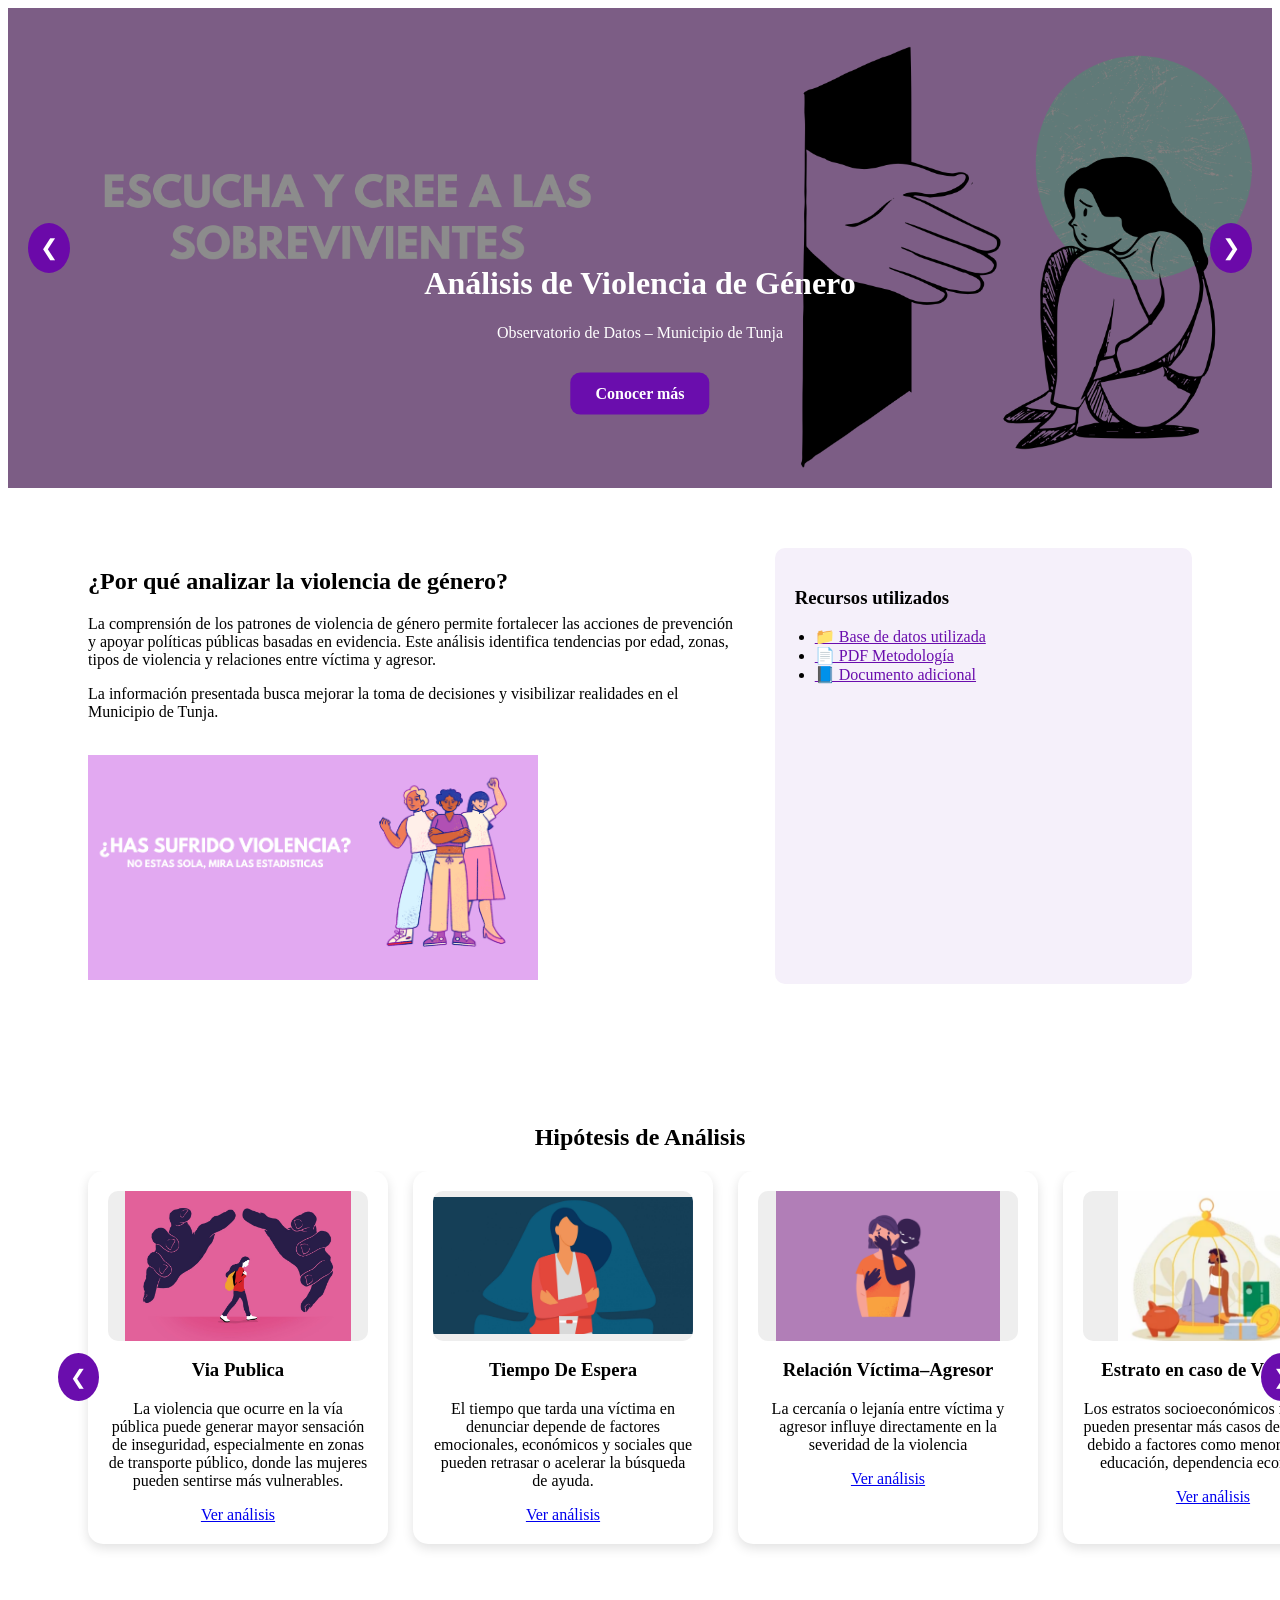
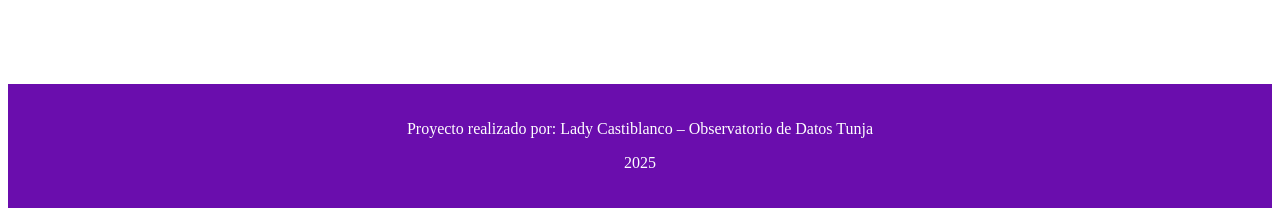
<file: templates/index.html>
<!DOCTYPE html>
<html lang="es">
<head>
    <meta charset="UTF-8">
    <title>Análisis de Violencia de Género</title>
    <link rel="stylesheet" href="/static/css/estilos.css">
</head>
<body>

    <!-- HERO SECTION -->
   <!-- HERO CAROUSEL -->
<header class="hero-carousel">
    <div class="hero-slides">

        <!-- Slide 1 -->
        <div class="hero-slide" style="background-image: url('/static/img/img1.png');">
            <div class="hero-content">
                <br>
                <h1>Análisis de Violencia de Género</h1>
                <p>Observatorio de Datos – Municipio de Tunja</p>
                <a href="#intro" class="btn-primary">Conocer más</a>
            </div>
        </div>

        <!-- Slide 2 -->
<div class="hero-slide" style="background-image: url('/static/img/Ban2.png');"">
            <div class="hero-content">
                <h1>Comprender la Realidad</h1>
                <p>Exploramos factores, dinámicas y patrones para prevenir la violencia.</p>
                
            </div>
        </div>

        <!-- Slide 3 -->
        <div class="hero-slide" style="background-image: url('/static/img/Ban3.png');">
            <div class="hero-content">
                <h1>Datos para la Acción</h1>
                <p>Información clara para fortalecer la prevención en el municipio.</p>
               
            </div>
        </div>

    </div>

    <button class="hero-nav prev">❮</button>
    <button class="hero-nav next">❯</button>
</header>


<section id="intro" class="intro-section">
    <div class="intro-text">
        <h2>¿Por qué analizar la violencia de género?</h2>
        <p>
            La comprensión de los patrones de violencia de género permite fortalecer las acciones de 
            prevención y apoyar políticas públicas basadas en evidencia. Este análisis identifica 
            tendencias por edad, zonas, tipos de violencia y relaciones entre víctima y agresor.
        </p>
        <p>
            La información presentada busca mejorar la toma de decisiones y visibilizar realidades en 
            el Municipio de Tunja.
        </p>
        <br>
<a href="/casos">
    <img src="/static/img/boton0.png" alt="Ir a casos" style="width:450px; height:auto;">
</a>

      
    </div>

    <div class="resources">
        <h3>Recursos utilizados</h3>
        <ul>
            <li><a href="https://www.datos.gov.co/Salud-y-Protecci-n-Social/Informaci-n-Violencia-de-g-nero-Municipio-de-Tunja/scei-6ce4/about_data" target="_blank">📁 Base de datos utilizada</a></li>
            <li><a href="https://drive.google.com/file/d/1GDrq3ozyitMSL8t1ttjgZwSyR9hv4cM1/view?usp=sharing" target="_blank">📄 PDF Metodología</a></li>
            <li><a href="https://www.scielo.cl/scielo.php?pid=S0250-71612023000200002&script=sci_arttext" target="_blank">📘 Documento adicional</a></li>
        </ul>
    </div>
</section>


<section class="hipotesis-section">
       <div class="hipo-container">
    <h2>Hipótesis de Análisis</h2>

    <div class="hipo-carousel">

    <button class="hipo-nav hipo-prev">❮</button>

    <div class="hipo-track">

        <div class="hipo-card">
            <div class="img-placeholder">
                <img src="/static/img/ImgVP.png" alt="">
            </div>
            <h3>Via Publica</h3>
            <p>La violencia que ocurre en la vía pública puede generar mayor sensación de inseguridad, 
                especialmente en zonas de transporte público, donde las mujeres pueden 
                sentirse más vulnerables.</p>
            <a class="btn-secondary" href="/via-publica">Ver análisis</a>
        </div>

        <div class="hipo-card">
            <div class="img-placeholder">
                <img src="/static/img/TiempoE.jpg" alt="">
            </div>
            <h3>Tiempo De Espera</h3>
            <p>El tiempo que tarda una víctima en denunciar depende de factores emocionales, 
                económicos y sociales que pueden retrasar o acelerar la búsqueda de ayuda.</p>
            <a class="btn-secondary" href="/tiempo-denuncia">Ver análisis</a>
        </div>

        <div class="hipo-card">
            <div class="img-placeholder">
                <img src="/static/img/image.png" alt="">
            </div>
            <h3>Relación Víctima–Agresor</h3>
            <p>La cercanía o lejanía entre víctima y agresor influye directamente en la severidad de la violencia</p>
            <a class="btn-secondary" href="/relacion-agresor">Ver análisis</a>
        </div>

        <div class="hipo-card">
            <div class="img-placeholder">
                <img src="/static/img/imEstrato.png" alt="">
            </div>
            <h3>Estrato en caso de Violencia</h3>
            <p>Los estratos socioeconómicos más bajos pueden presentar más casos de violencia debido a factores 
                como menor acceso a educación, dependencia económica</p>
            <a class="btn-secondary" href="/estrato">Ver análisis</a>
        </div>

        <div class="hipo-card">
            <div class="img-placeholder">
                <img src="/static/img/ImSpa.png" alt="">
            </div>
            <h3>Consumo Sustancia</h3>
            <p>El consumo de alcohol o drogas por parte del agresor o la víctima puede intensificar los episodios de violencia.</p>
            <a class="btn-secondary" href="/consumo">Ver análisis</a>
        </div>

    </div>

    <button class="hipo-nav hipo-next">❯</button>

</div>
</section>

<footer class="creditos">
    <p>Proyecto realizado por: Lady Castiblanco – Observatorio de Datos Tunja</p>
    <p>2025 </p>
</footer>





    <script src="/static/js/carrusel.js"></script>
</body>
</html>
</file>
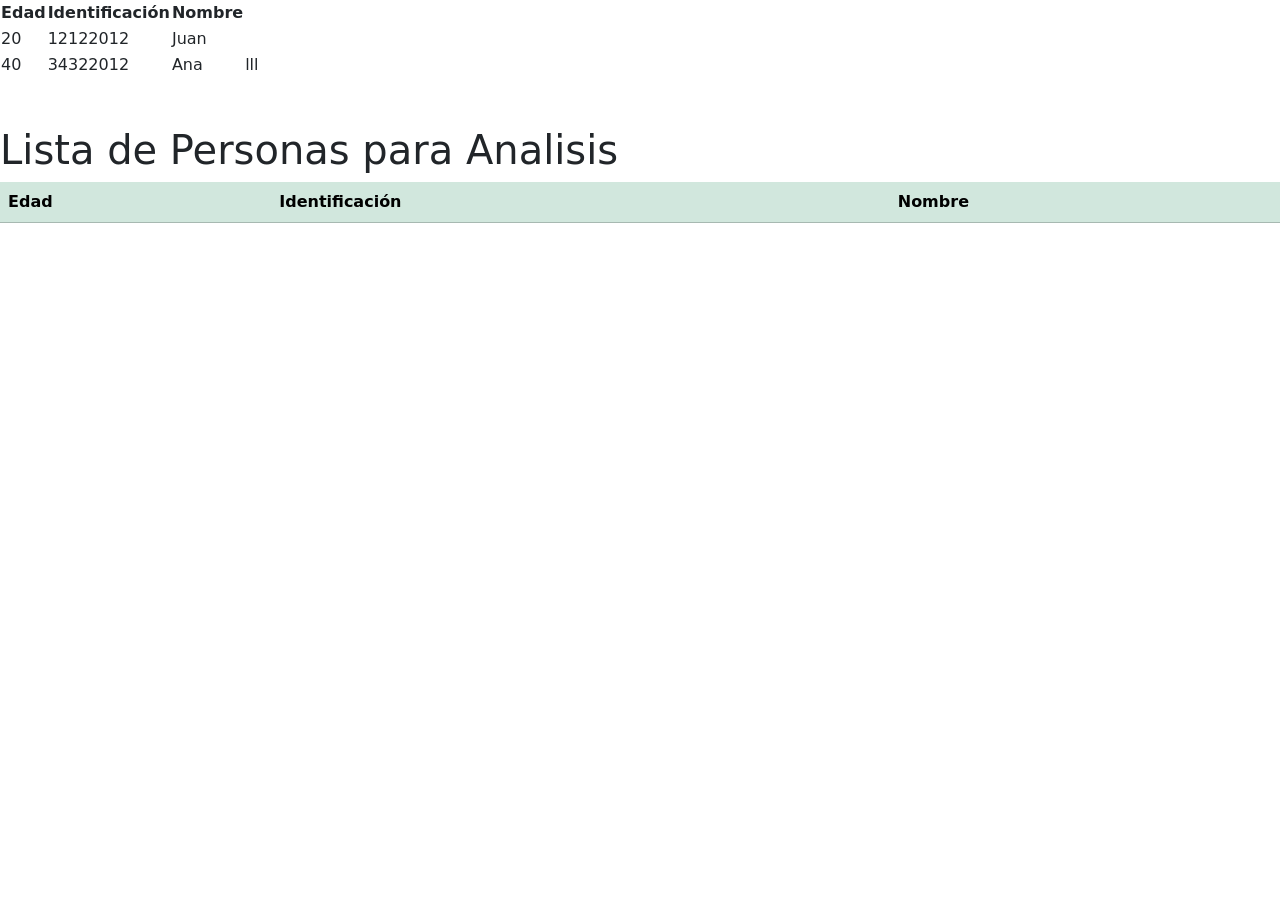
<file: aplicacion.html>
<!DOCTYPE html>
<html lang="en">
<head>
    <meta charset="UTF-8">
    <meta name="viewport" content="width=device-width, initial-scale=1.0">
    <title>Document</title>
    <link href="https://cdn.jsdelivr.net/npm/bootstrap@5.3.8/dist/css/bootstrap.min.css" rel="stylesheet" integrity="sha384-sRIl4kxILFvY47J16cr9ZwB07vP4J8+LH7qKQnuqkuIAvNWLzeN8tE5YBujZqJLB" crossorigin="anonymous">
    <script src="https://cdn.jsdelivr.net/npm/bootstrap@5.3.8/dist/js/bootstrap.bundle.min.js" integrity="sha384-FKyoEForCGlyvwx9Hj09JcYn3nv7wiPVlz7YYwJrWVcXK/BmnVDxM+D2scQbITxI" crossorigin="anonymous"></script>
</head>
<body>
    
    <table>
        <thead>        
       <th>Edad</th>
        <th>Identificación</th>
       <th>Nombre</th>

        </thead>

        <tbody>
            <tr>   <td>20  </td>
                <td>12122012  </td>
                <td>Juan  </td>
            </tr>

             <tr> <td>40  </td>
                <td>34322012  </td>
                <td>Ana  </td>
                <td>lll</td>
            </tr>



        </tbody>
    </table>
    <br>
         <br>
<h1>Lista de Personas para Analisis</h1>
 <table class="table table-success table-striped">
        <thead>        
       <th>Edad</th>
        <th>Identificación</th>
       <th>Nombre</th>

        </thead>

        <tbody id="cuerpoTabla">

        

        </tbody>
    </table>
<script>
    async function obtenerdatos(){
     respuesta = await fetch("http://127.0.0.1:5000/listaEstudiantes");
     console.log(respuesta)
      datos = await respuesta.json();
    console.log(datos);
    cuerpoTabla = document.getElementById("cuerpoTabla");
    
    cuerpoTabla.innerHTML = " ";
    datos.forEach(Estudiante => {
        Fila = document.createElement("tr");
        Fila.innerHTML = `<td>${Estudiante.edad}  </td>  <td> ${Estudiante.identificacion} </td> <td> 
            ${Estudiante.nombre}  </td> `; 
        cuerpoTabla.appendChild(Fila);

        
    });

    }

    document.addEventListener("DOMContentLoaded", obtenerdatos);
   
</script>

</body>
</html>
</file>
<file: static/css/estilos.css>
/* ------ HERO CAROUSEL ------ */
.hero-carousel {
    position: relative;
    width: 100%;
    height: 480px;
    overflow: hidden;
}

.hero-slides {
    display: flex;
    
    height: 100%;
    transition: transform 0.6s ease-in-out;
}

.hero-slide {
    min-width: 100%;
    background-size: cover;
    background-position: center;
    position: relative;
}

.hero-slide::before {
    content: "";
    position: absolute;
    inset: 0;
    background: rgba(0,0,0,0.45);
}

.hero-content {
    position: absolute;
    top: 65%;
    left: 50%;
    transform: translate(-50%, -50%);
    color: white;
    text-align: center;
    max-width: 600px;
}

/* Botón */
.btn-primary {
    background: #6a0dad;
    padding: 12px 25px;
    color: #fff;
    border-radius: 10px;
    text-decoration: none;
    display: inline-block;
    margin-top: 15px;
    font-weight: bold;
}
.btn-primary:hover { background: #540a9e; }

/* Flechas */
.hero-nav {
    position: absolute;
    top: 50%;
    transform: translateY(-50%);
    background: rgba(106,0,173,0.9);
    border: none;
    padding: 12px;
    border-radius: 50%;
    color: white;
    font-size: 22px;
    cursor: pointer;
}
.prev { left: 20px; }
.next { right: 20px; }

/* ------ INTRO SECTION ------ */
.intro-section {
    display: flex;
    justify-content: space-between;
    padding: 60px 80px;
    gap: 40px;
}

.intro-text {
    width: 60%;
}

.resources {
    width: 35%;
    background: #f5f0fa;
    padding: 20px;
    border-radius: 10px;
}

.resources ul { padding-left: 20px; }
.resources a { color: #6a0dad; }


/* ------ HIPOTESIS CAROUSEL ------ */
.hipotesis-section {
    padding: 60px 40px;   /* 📌 Nuevo padding horizontal */
    text-align: center;
}

.hipo-carousel {
    position: relative;
    display: flex;
    align-items: center;
    width: 100%;
    max-width: 1200px;     /* 📌 centrado y tamaño máximo */
    margin: auto;
    padding: 0 40px;        /* 📌 Espacio para que las flechas no se escondan */
    overflow: hidden;
}

.hipo-track {
    display: flex;
    padding-bottom: 40px;
    gap: 25px;
    transition: transform 0.4s ease-out;
}

.hipo-card {
    background: white;
    padding: 20px;
    border-radius: 15px;
    width: 260px;          /* 📌 ancho unificado */
    box-shadow: 0 4px 12px rgba(0,0,0,0.12);
    text-align: center;
    flex-shrink: 0;         /* 📌 evita compresión */
}

.img-placeholder {
    height: 150px;          /* 📌 más uniforme */
    background: #eee;
    border-radius: 10px;
    margin-bottom: 15px;
    display: flex;
    align-items: center;
    justify-content: center;
    overflow: hidden;
}

.img-placeholder img {
    width: 100%;
    height: 100%;
    object-fit: contain;     /* 📌 para que no se deforme */
}

.hipo-nav {
    background: #6a0dad;
    border: none;
    padding: 12px;
    border-radius: 50%;
    color: white;
    cursor: pointer;
    z-index: 10;
    font-size: 20px;
    transition: transform .1s;
}

.hipo-nav:hover {
    transform: scale(1.1);
}

.hipo-prev {
    position: absolute;
    left: 10px;      
}

.hipo-next {
    position: absolute;
    right: 10px;    
}

.hipo-container {
    max-width: 1300px;
    margin: auto;
}


/* ------ FOOTER ------ */
.creditos {
    background: #6a0dad;
    color: white;
    text-align: center;
    padding: 20px;
    margin-top: 40px;
}
</file>
